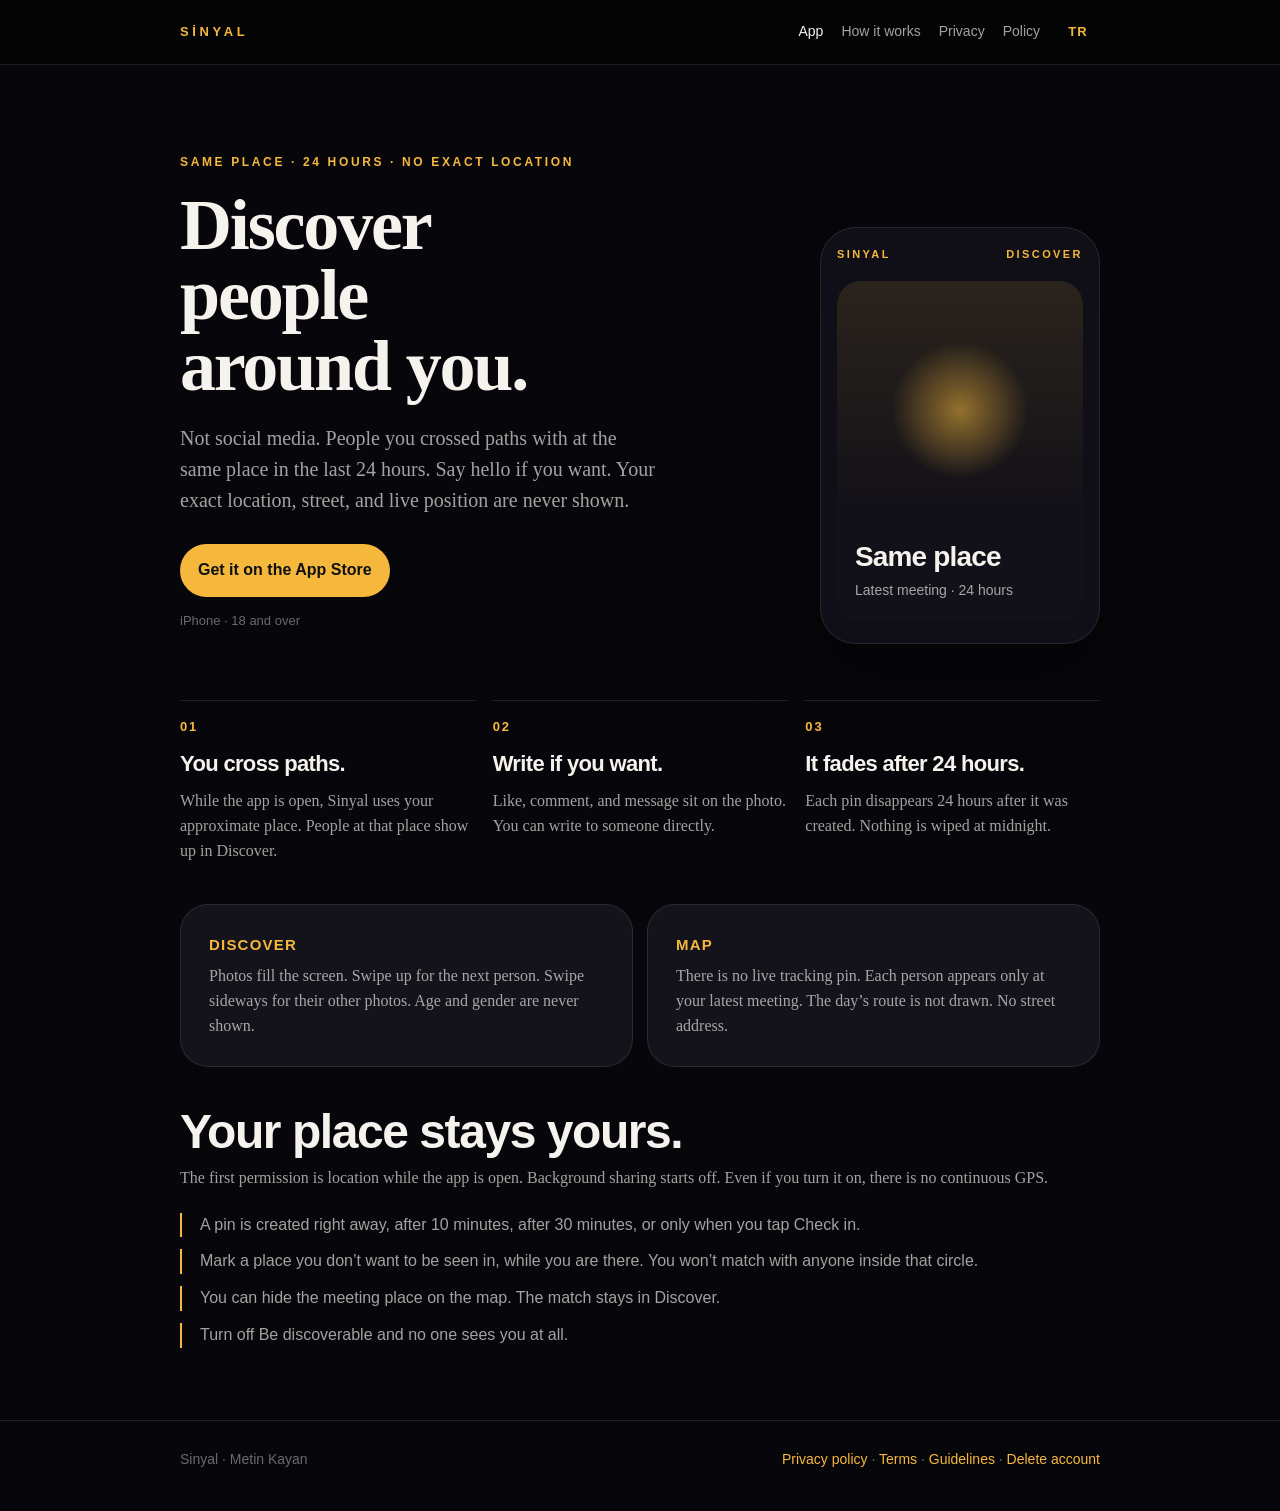
<file: index.html>
<!DOCTYPE html>
<html lang="tr">
<head>
  <meta charset="utf-8">
  <meta name="viewport" content="width=device-width, initial-scale=1">
  <title>Sinyal — Çevrendeki insanları keşfet</title>
  <meta name="description" content="Sinyal, son 24 saatte aynı yerde kesiştiğin insanları gösterir. Tam konumun kimseye gitmez. Arka planda paylaşım kapalı başlar.">
  <link rel="stylesheet" href="styles.css">
  <script src="lang.js"></script>
</head>
<body>
  <header>
    <div class="wrap nav sans">
      <a class="brand" href="./">SİNYAL</a>
      <nav class="links">
        <a class="active" href="./">Uygulama</a>
        <a href="#nasil">Nasıl çalışır</a>
        <a href="#gizlilik">Gizlilik</a>
        <a href="./gizlilik.html">Politika</a>
      </nav>
      <a class="lang" href="./en/" data-lang="en">EN</a>
    </div>
  </header>

  <main class="wrap">
    <section class="hero stage">
      <div>
        <p class="kicker sans">AYNI YER · 24 SAAT · TAM KONUM YOK</p>
        <h1>Çevrendeki<br>insanları<br>keşfet.</h1>
        <p class="lead">Sosyal medya değil. Son 24 saatte aynı yerde kesiştiğin insanlarla, istersen tanış. Tam konumun, sokağın ve canlı yerin kimseye gösterilmez.</p>
        <a class="store sans" href="https://apps.apple.com/app/id6804297753">App Store’da aç</a>
        <p class="fine sans">iPhone · 18 yaş ve üzeri</p>
      </div>
      <div class="phone sans" aria-hidden="true">
        <div class="bar"><span>SİNYAL</span><span>KEŞİF</span></div>
        <div class="shot">
          <div>
            <strong>Aynı yer</strong>
            <span>Son kesişme · 24 saat</span>
          </div>
        </div>
      </div>
    </section>

    <section class="steps" id="nasil">
      <article class="step">
        <b class="sans">01</b>
        <h2>Aynı yerde kesişirsiniz.</h2>
        <p>Sinyal, uygulama açıkken yaklaşık yerini kullanır. Aynı yerde bulunan insanlar Keşif’te görünür.</p>
      </article>
      <article class="step">
        <b class="sans">02</b>
        <h2>İstersen yazarsın.</h2>
        <p>Beğeni, yorum ve mesaj fotoğrafın üzerindedir. Karşına çıkan birine doğrudan yazabilirsin.</p>
      </article>
      <article class="step">
        <b class="sans">03</b>
        <h2>Yirmi dört saat sonra kaybolur.</h2>
        <p>Her pin, oluştuğu andan 24 saat sonra düşer. Gece yarısı toplu silme yoktur.</p>
      </article>
    </section>

    <section class="split">
      <article class="band">
        <h2 class="sans">KEŞİF</h2>
        <p>Fotoğraflar tam ekrandır. Yukarı kaydırınca kişi değişir. Yatay kaydırınca o kişinin fotoğrafları değişir. Yaş ve cinsiyet görünmez.</p>
      </article>
      <article class="band">
        <h2 class="sans">HARİTA</h2>
        <p>Canlı takip pini yoktur. Her kişi için yalnızca son kesişme görünür. Gün içindeki rota çizilmez. Sokak adresi yoktur.</p>
      </article>
    </section>

    <section class="quiet" id="gizlilik">
      <h2>Yerin sende kalır.</h2>
      <p>İlk izin yalnızca uygulama açıkken konumdur. Arka planda paylaşım kapalı başlar. Açsan da sürekli GPS yoktur.</p>
      <ul class="sans">
        <li>Pin hemen, 10 dakika durunca, 30 dakika durunca ya da yalnızca Check in ile oluşur.</li>
        <li>Görünmek istemediğin bir bölgeyi, oradayken işaretlersin. O dairenin içinde kimseyle eşleşmezsin.</li>
        <li>Haritadaki kesişme yerini kapatabilirsin. Eşleşme Keşif’te kalır.</li>
        <li>Keşfedilebilir ol kapalıysa hiç kimseye görünmezsin.</li>
      </ul>
    </section>
  </main>

  <footer>
    <div class="wrap foot sans">
      <span>Sinyal · Metin Kayan</span>
      <span>
        <a href="./gizlilik.html">Gizlilik politikası</a>
        ·
        <a href="./sartlar.html">Şartlar</a>
        ·
        <a href="./kurallar.html">Kurallar</a>
        ·
        <a href="./hesap.html">Hesabı silme</a>
      </span>
    </div>
  </footer>
</body>
</html>
</file>
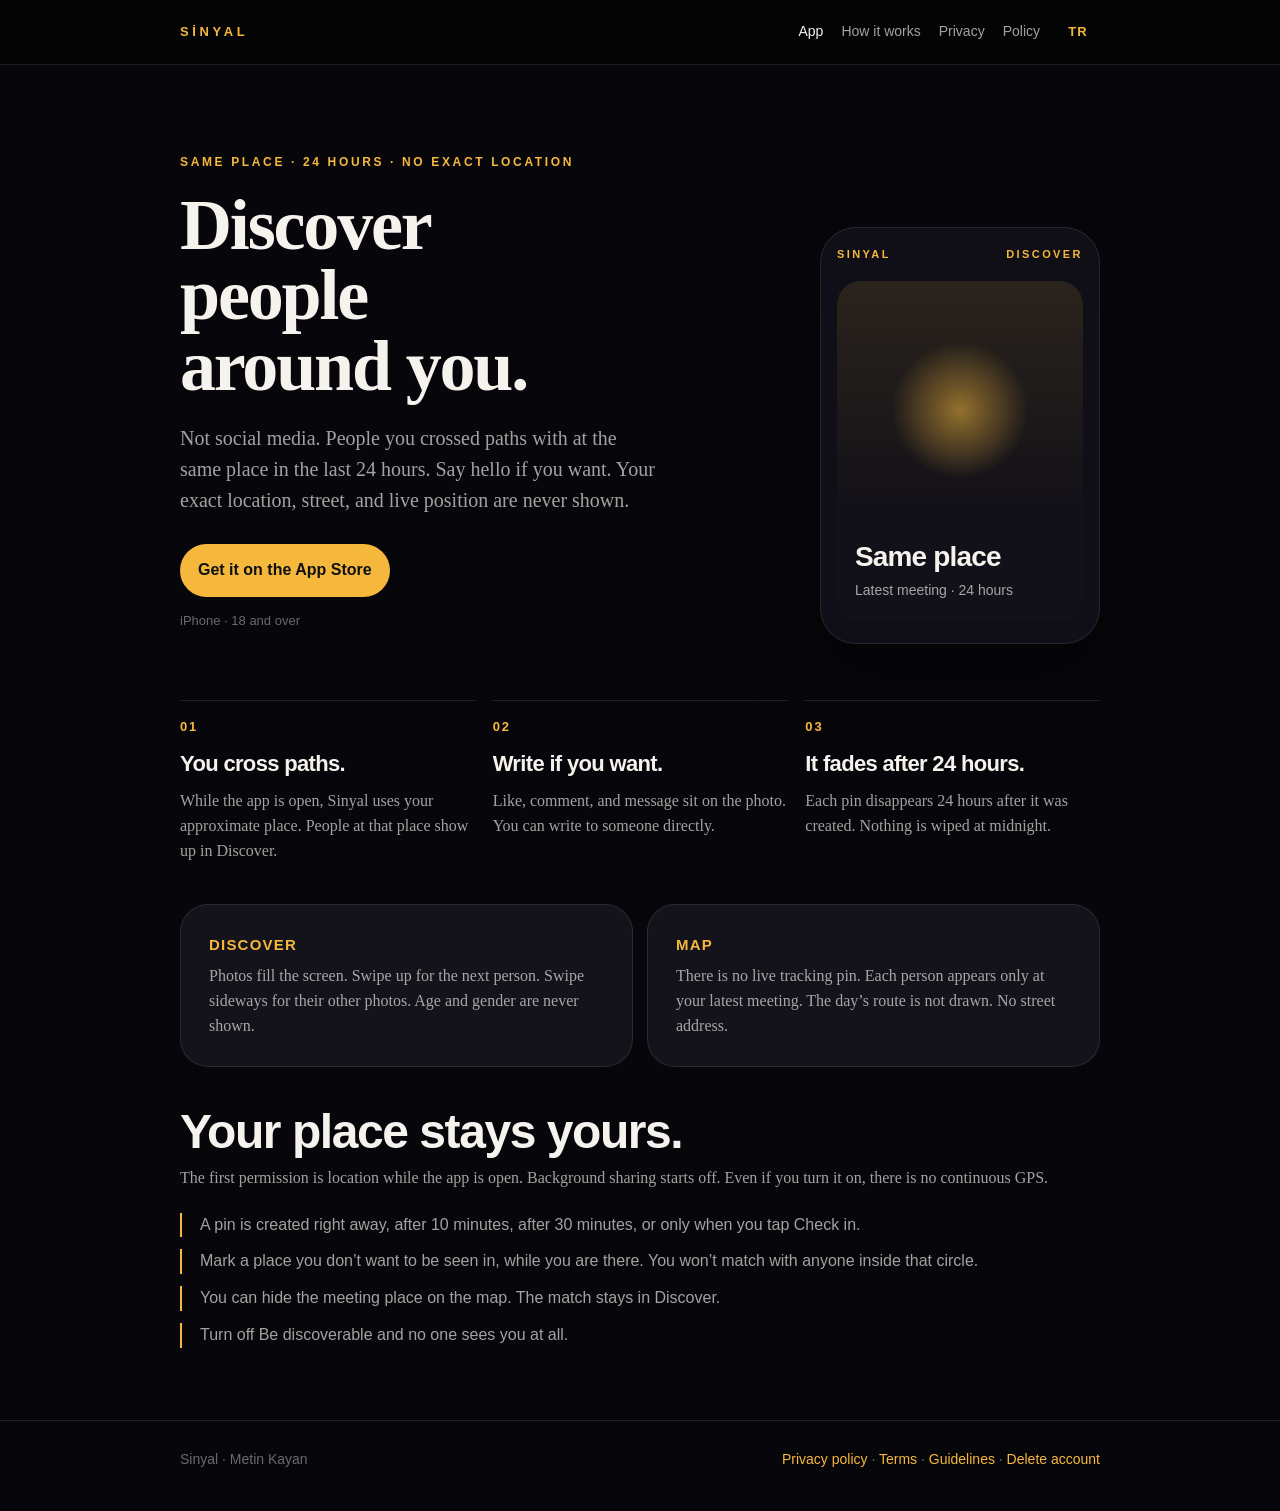
<file: en/index.html>
<!DOCTYPE html>
<html lang="en">
<head>
  <meta charset="utf-8">
  <meta name="viewport" content="width=device-width, initial-scale=1">
  <title>Sinyal — Discover people around you</title>
  <meta name="description" content="Sinyal shows people you crossed paths with at the same place in the last 24 hours. Your exact location is never shared. Background sharing starts off.">
  <link rel="stylesheet" href="../styles.css">
  <script src="../lang.js"></script>
</head>
<body>
  <header>
    <div class="wrap nav sans">
      <a class="brand" href="./">SİNYAL</a>
      <nav class="links">
        <a class="active" href="./">App</a>
        <a href="#how">How it works</a>
        <a href="#privacy">Privacy</a>
        <a href="./gizlilik.html">Policy</a>
      </nav>
      <a class="lang" href="../" data-lang="tr">TR</a>
    </div>
  </header>

  <main class="wrap">
    <section class="hero stage">
      <div>
        <p class="kicker sans">SAME PLACE · 24 HOURS · NO EXACT LOCATION</p>
        <h1>Discover<br>people<br>around you.</h1>
        <p class="lead">Not social media. People you crossed paths with at the same place in the last 24 hours. Say hello if you want. Your exact location, street, and live position are never shown.</p>
        <a class="store sans" href="https://apps.apple.com/app/id6804297753">Get it on the App Store</a>
        <p class="fine sans">iPhone · 18 and over</p>
      </div>
      <div class="phone sans" aria-hidden="true">
        <div class="bar"><span>SINYAL</span><span>DISCOVER</span></div>
        <div class="shot">
          <div>
            <strong>Same place</strong>
            <span>Latest meeting · 24 hours</span>
          </div>
        </div>
      </div>
    </section>

    <section class="steps" id="how">
      <article class="step">
        <b class="sans">01</b>
        <h2>You cross paths.</h2>
        <p>While the app is open, Sinyal uses your approximate place. People at that place show up in Discover.</p>
      </article>
      <article class="step">
        <b class="sans">02</b>
        <h2>Write if you want.</h2>
        <p>Like, comment, and message sit on the photo. You can write to someone directly.</p>
      </article>
      <article class="step">
        <b class="sans">03</b>
        <h2>It fades after 24 hours.</h2>
        <p>Each pin disappears 24 hours after it was created. Nothing is wiped at midnight.</p>
      </article>
    </section>

    <section class="split">
      <article class="band">
        <h2 class="sans">DISCOVER</h2>
        <p>Photos fill the screen. Swipe up for the next person. Swipe sideways for their other photos. Age and gender are never shown.</p>
      </article>
      <article class="band">
        <h2 class="sans">MAP</h2>
        <p>There is no live tracking pin. Each person appears only at your latest meeting. The day’s route is not drawn. No street address.</p>
      </article>
    </section>

    <section class="quiet" id="privacy">
      <h2>Your place stays yours.</h2>
      <p>The first permission is location while the app is open. Background sharing starts off. Even if you turn it on, there is no continuous GPS.</p>
      <ul class="sans">
        <li>A pin is created right away, after 10 minutes, after 30 minutes, or only when you tap Check in.</li>
        <li>Mark a place you don’t want to be seen in, while you are there. You won’t match with anyone inside that circle.</li>
        <li>You can hide the meeting place on the map. The match stays in Discover.</li>
        <li>Turn off Be discoverable and no one sees you at all.</li>
      </ul>
    </section>
  </main>

  <footer>
    <div class="wrap foot sans">
      <span>Sinyal · Metin Kayan</span>
      <span>
        <a href="./gizlilik.html">Privacy policy</a>
        ·
        <a href="./sartlar.html">Terms</a>
        ·
        <a href="./kurallar.html">Guidelines</a>
        ·
        <a href="./hesap.html">Delete account</a>
      </span>
    </div>
  </footer>
</body>
</html>
</file>
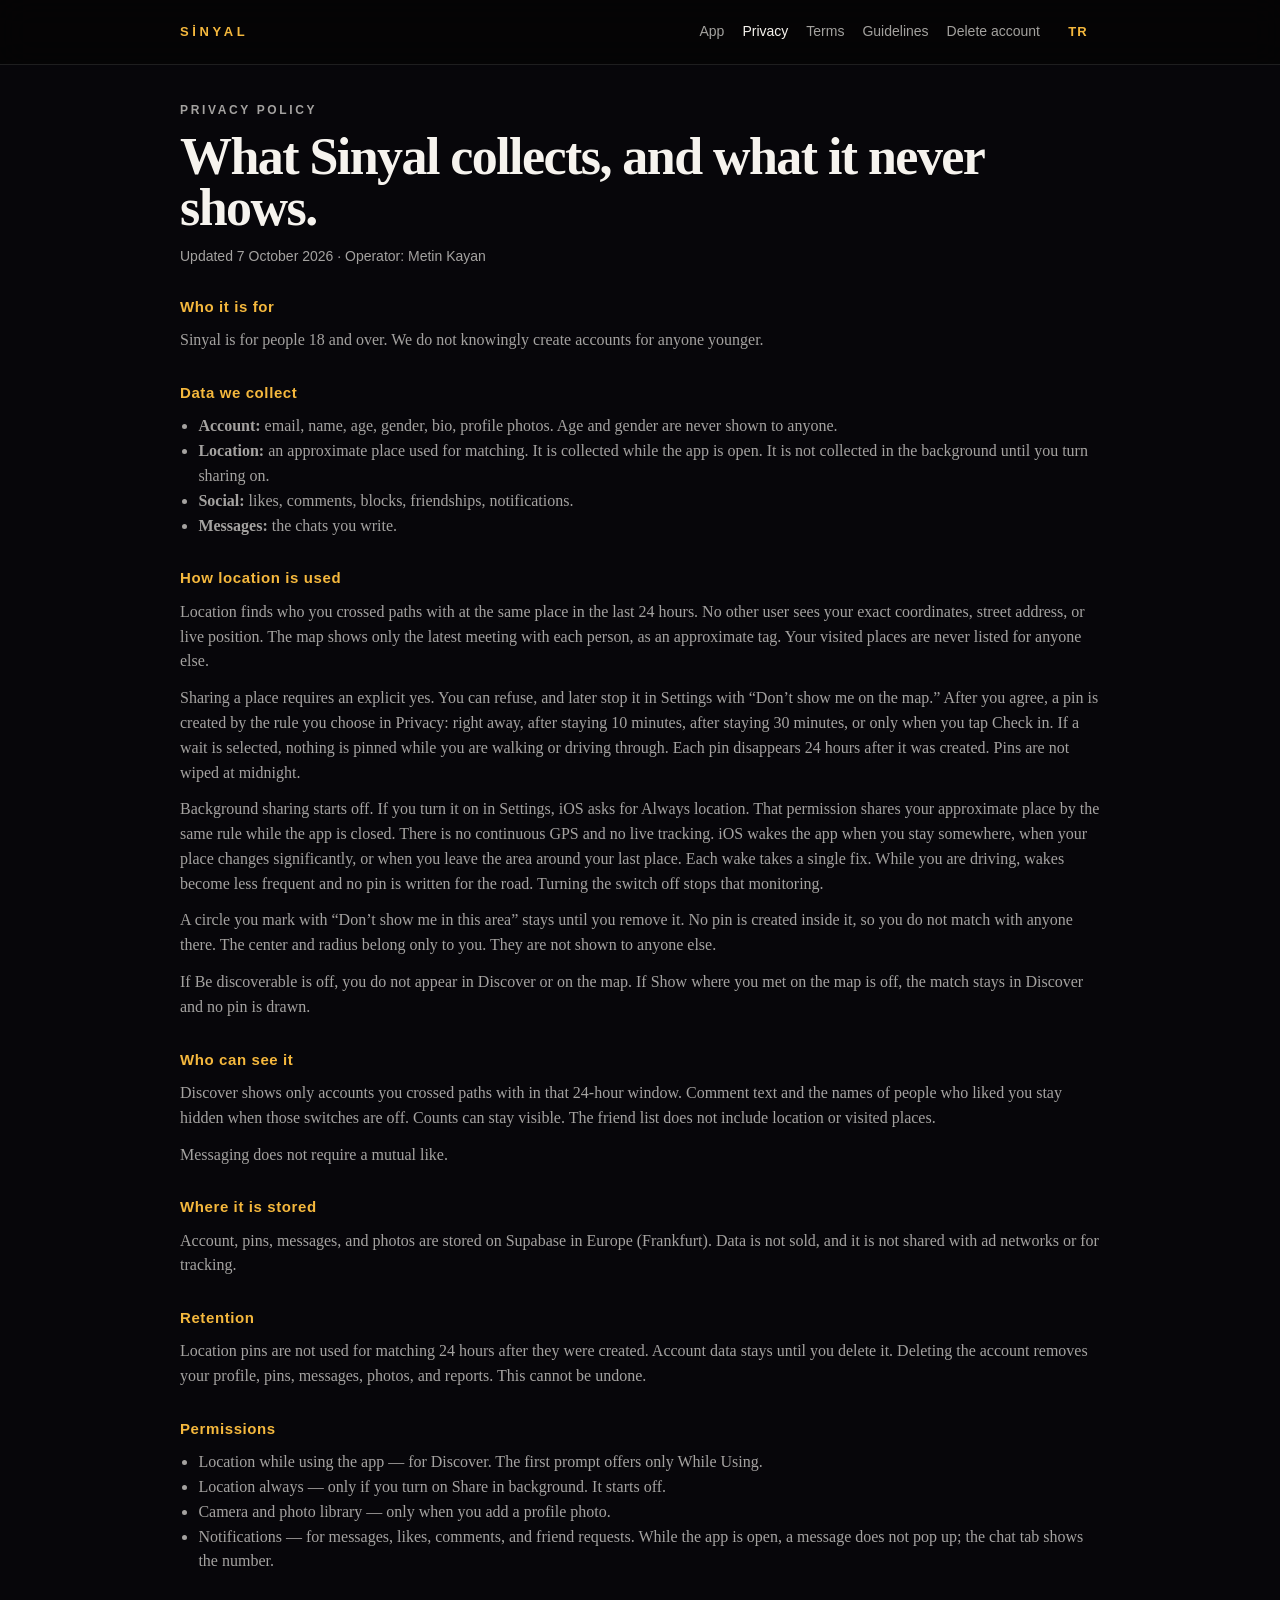
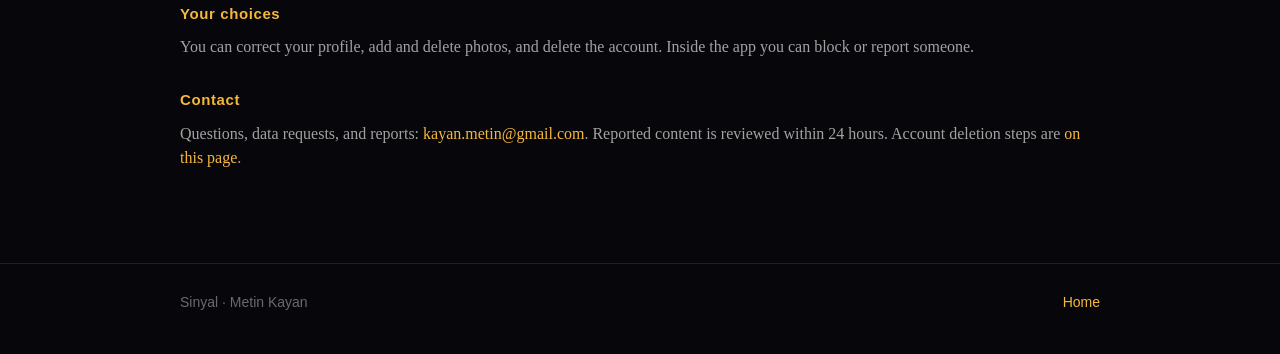
<file: gizlilik.html>
<!DOCTYPE html>
<html lang="tr">
<head>
  <meta charset="utf-8">
  <meta name="viewport" content="width=device-width, initial-scale=1">
  <title>Gizlilik politikası — Sinyal</title>
  <meta name="description" content="Sinyal gizlilik politikası: konum, hesap, mesaj, saklama süresi ve hesap silme.">
  <link rel="stylesheet" href="styles.css">
  <script src="lang.js"></script>
</head>
<body>
  <header>
    <div class="wrap nav sans">
      <a class="brand" href="./">SİNYAL</a>
      <nav class="links">
        <a href="./">Uygulama</a>
        <a class="active" href="./gizlilik.html">Gizlilik</a>
        <a href="./sartlar.html">Şartlar</a>
        <a href="./kurallar.html">Kurallar</a>
        <a href="./hesap.html">Hesabı sil</a>
      </nav>
      <a class="lang" href="./en/gizlilik.html" data-lang="en">EN</a>
    </div>
  </header>

  <main class="wrap legal">
    <p class="kicker sans">GİZLİLİK POLİTİKASI</p>
    <h1>Sinyal ne toplar, ne göstermez.</h1>
    <p class="meta sans">Son güncelleme: 7 Ekim 2026 · İşleten: Metin Kayan</p>

    <h2>Kimler için</h2>
    <p>Sinyal 18 yaş ve üzeri içindir. 18 yaşından küçüklerden bilerek hesap alınmaz.</p>

    <h2>Toplanan veriler</h2>
    <ul>
      <li><strong>Hesap:</strong> e-posta, ad, yaş, cinsiyet, bio, profil fotoğrafları. Yaş ve cinsiyet kimseye gösterilmez.</li>
      <li><strong>Konum:</strong> eşleşme için alınan yaklaşık yer. Uygulama açıkken alınır. Arka planda paylaşımı sen açmadan alınmaz.</li>
      <li><strong>Sosyal:</strong> beğeniler, yorumlar, engeller, arkadaşlıklar, bildirimler.</li>
      <li><strong>Mesajlar:</strong> yazdığın sohbet içeriği.</li>
    </ul>

    <h2>Konum nasıl kullanılır</h2>
    <p>Konum, son 24 saatte aynı yerde kimlerle kesiştiğini bulmak içindir. Başka bir kullanıcı tam koordinatını, sokak adresini veya canlı yerini görmez. Haritada her kişi için yalnızca son kesişme, yaklaşık bir etiket olarak görünür. Gezdiğin yerler kimseye liste olarak gösterilmez.</p>
    <p>Yer paylaşımı için önce açık onay gerekir. Bu isteği reddedebilir, daha sonra Ayarlar’dan “Haritada görünme” ile durdurabilirsin. Onay verirsen pin, Gizlilik’te seçtiğin kurala göre oluşur: hemen, 10 dakika durunca, 30 dakika durunca ya da yalnızca Check in’e basınca. Yolda ve arabayla geçerken, bekleme süreleri seçiliyse pin oluşmaz. Her pin, oluştuğu andan 24 saat sonra düşer. Gece yarısı toplu silme yoktur.</p>
    <p>Arka planda paylaşım kapalı başlar. Ayarlar’da açarsan iOS “Her Zaman” konum iznini sorar. Bu izin, uygulama kapalıyken de seçtiğin kurala göre yaklaşık yer paylaşmak içindir. Sürekli GPS veya canlı takip yoktur. iOS uygulamayı bir yerde durduğunda, belirgin bir yer değişiminde veya bulunduğun bölgeden çıkınca uyandırır. Her uyanışta tek bir konum alınır. Arabadayken uyanış seyrekleşir ve yolda pin yazılmaz. Anahtarı kapatınca bu izleme durur.</p>
    <p>Gizlilik’ten “Bu bölgede görünme” ile işaretlediğin daire, sen kaldırana kadar kalır. O dairenin içinde pin oluşmaz ve kimseyle orada eşleşmezsin. Dairenin merkezi ve yarıçapı yalnızca sana aittir. Başka kullanıcıya gösterilmez.</p>
    <p>“Keşfedilebilir ol” kapalıysa Keşif’te ve haritada kimseye görünmezsin. “Haritada kesişme yerini göster” kapalıysa eşleşme Keşif’te kalır, haritada pin çıkmaz.</p>

    <h2>Kimler görür</h2>
    <p>Keşif’te yalnızca o 24 saatlik pencerede aynı yerde kesişen hesaplar görünür. Yorum metinleri ve beğenen isimleri, profilindeki anahtarlar kapalıysa gizlenir. Sayılar görünür kalabilir. Arkadaş listesinde konum ve gezilen yerler yoktur.</p>
    <p>Mesajlaşmak için karşılıklı beğeni gerekmez.</p>

    <h2>Nerede tutulur</h2>
    <p>Hesap, pin, mesaj ve fotoğraflar Avrupa’daki (Frankfurt) bir sunucuda, Supabase altyapısında tutulur. Veri satılmaz, reklam ağına verilmez, üçüncü taraflarla reklam veya takip için paylaşılmaz.</p>

    <h2>Saklama</h2>
    <p>Konum pinleri, not alındığı andan 24 saat sonra eşleşmede kullanılmaz. Hesap verisi, sen silene kadar durur. Hesabı silince profil, pinler, mesajlar, fotoğraflar ve raporlar kalkar. Bu işlem geri alınamaz.</p>

    <h2>İzinler</h2>
    <ul>
      <li>Konum, uygulama açıkken — keşif için. İlk istemde yalnızca “uygulamayı kullanırken” sorulur.</li>
      <li>Konum, her zaman — yalnızca “Arka planda paylaş” açılırsa. Kapalı başlar.</li>
      <li>Kamera ve fotoğraf arşivi — yalnızca sen profil fotoğrafı eklerken.</li>
      <li>Bildirimler — mesaj, beğeni, yorum ve arkadaşlık isteği için. Uygulama açıkken mesaj uyarısı çıkmaz; sayı sohbet sekmesinde durur.</li>
    </ul>

    <h2>Hakların</h2>
    <p>Profilinden bilgilerini düzeltebilir, fotoğraf ekleyip silebilir, hesabı silebilirsin. Uygulama içinden bir kişiyi engelleyebilir veya bildirebilirsin.</p>

    <h2>İletişim</h2>
    <p>Sorular, veri talepleri ve bildiri incelemeleri: <a href="mailto:kayan.metin@gmail.com">kayan.metin@gmail.com</a>. Bildirilen içerik 24 saat içinde incelenir. Hesap silme adımları <a href="./hesap.html">bu sayfada</a>.</p>
  </main>

  <footer>
    <div class="wrap foot sans">
      <span>Sinyal · Metin Kayan</span>
      <a href="./">Ana sayfa</a>
    </div>
  </footer>
</body>
</html>
</file>
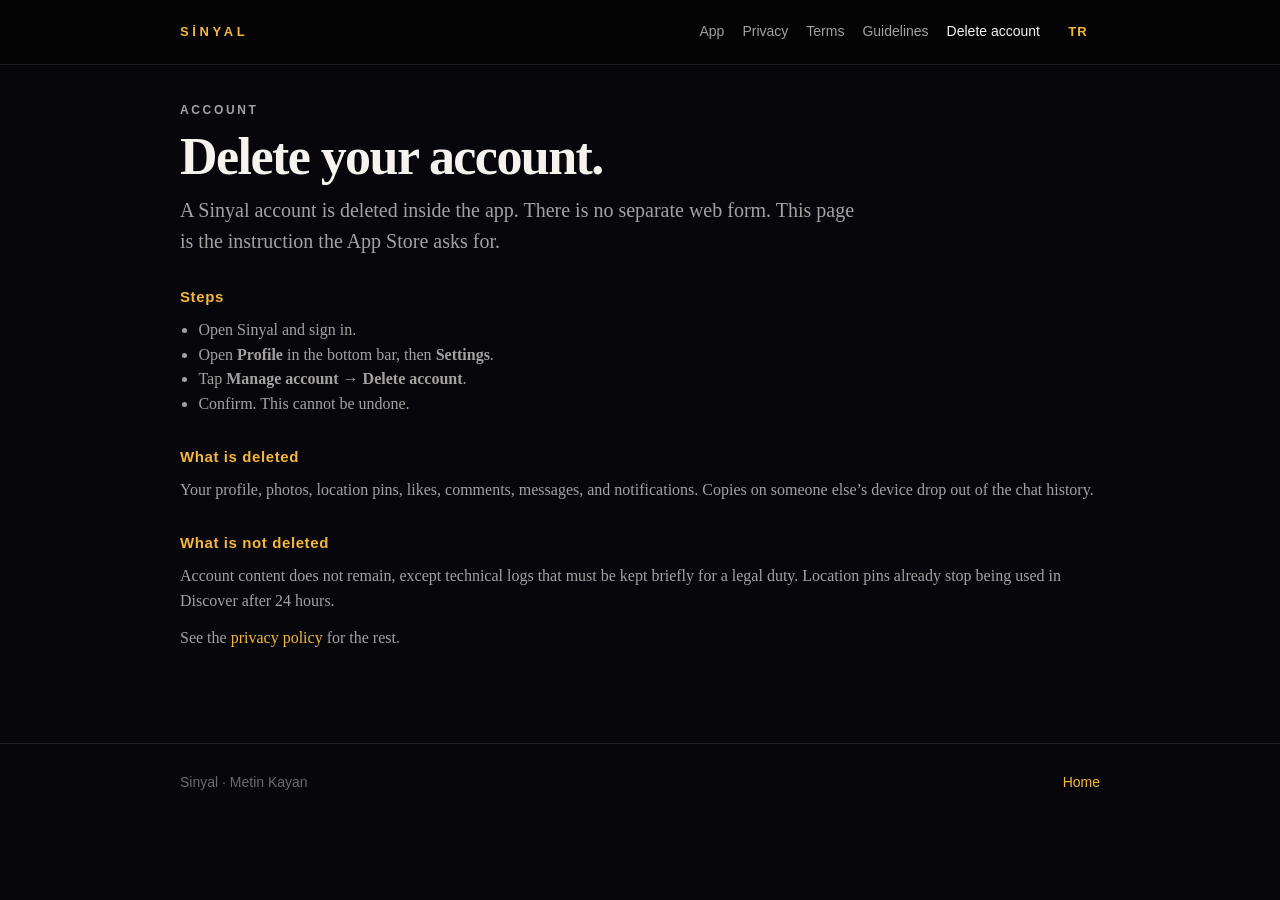
<file: hesap.html>
<!DOCTYPE html>
<html lang="tr">
<head>
  <meta charset="utf-8">
  <meta name="viewport" content="width=device-width, initial-scale=1">
  <title>Hesabı silme — Sinyal</title>
  <meta name="description" content="Sinyal hesabını uygulama içinden kalıcı olarak nasıl sileceğini anlatır.">
  <link rel="stylesheet" href="styles.css">
  <script src="lang.js"></script>
</head>
<body>
  <header>
    <div class="wrap nav sans">
      <a class="brand" href="./">SİNYAL</a>
      <nav class="links">
        <a href="./">Uygulama</a>
        <a href="./gizlilik.html">Gizlilik</a>
        <a href="./sartlar.html">Şartlar</a>
        <a href="./kurallar.html">Kurallar</a>
        <a class="active" href="./hesap.html">Hesabı sil</a>
      </nav>
      <a class="lang" href="./en/hesap.html" data-lang="en">EN</a>
    </div>
  </header>

  <main class="wrap legal">
    <p class="kicker sans">HESAP</p>
    <h1>Hesabını silmek.</h1>
    <p class="lead">Sinyal hesabı uygulama içinden silinir. Web’den ayrı bir form yoktur; bu sayfa App Store’un istediği talimattır.</p>

    <h2>Adımlar</h2>
    <ul>
      <li>Sinyal’i aç ve giriş yap.</li>
      <li>Alttan <strong>Profil</strong>’e geç ve <strong>Ayarlar</strong>’ı aç.</li>
      <li><strong>Hesap yönetimi</strong> → <strong>Hesabı sil</strong>’e bas.</li>
      <li>Onayla. İşlem geri alınamaz.</li>
    </ul>

    <h2>Ne silinir</h2>
    <p>Profilin, fotoğrafların, konum pinlerin, beğenilerin, yorumların, mesajların ve bildirimlerin. Diğer kullanıcının cihazındaki kopyalar sohbet geçmişinden düşer.</p>

    <h2>Ne silinmez</h2>
    <p>Yasal yükümlülük için kısa süre tutulması gereken teknik kayıtlar dışında hesap içeriği kalmaz. Konum pinleri zaten 24 saat sonra keşifte kullanılmaz.</p>

    <p>Ayrıntı için <a href="./gizlilik.html">gizlilik politikasına</a> bak.</p>
  </main>

  <footer>
    <div class="wrap foot sans">
      <span>Sinyal · Metin Kayan</span>
      <a href="./">Ana sayfa</a>
    </div>
  </footer>
</body>
</html>
</file>
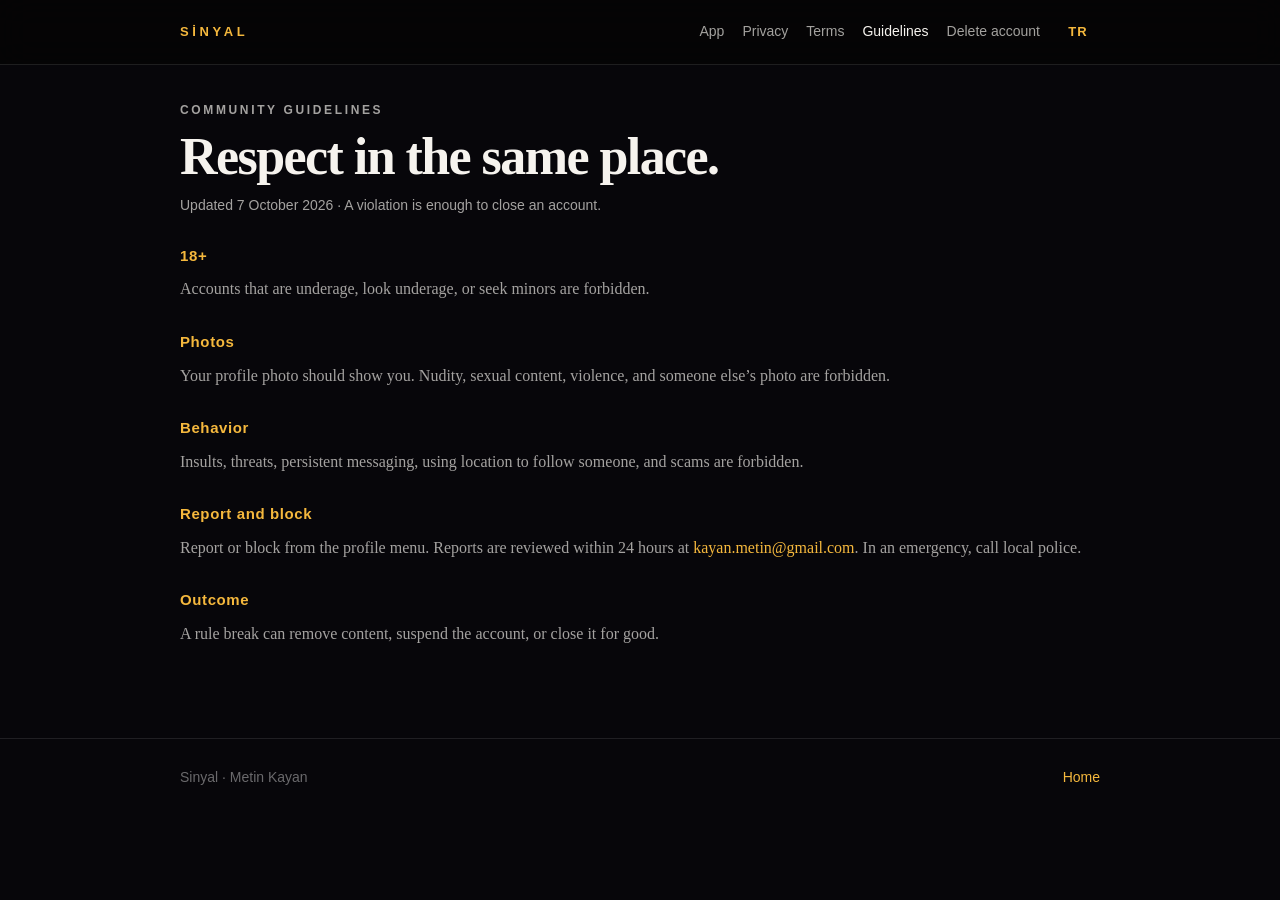
<file: kurallar.html>
<!DOCTYPE html>
<html lang="tr">
<head>
  <meta charset="utf-8">
  <meta name="viewport" content="width=device-width, initial-scale=1">
  <title>Topluluk kuralları — Sinyal</title>
  <meta name="description" content="Sinyal topluluk kuralları: 18+, fotoğraf, davranış, bildiri.">
  <link rel="stylesheet" href="styles.css">
  <script src="lang.js"></script>
</head>
<body>
  <header>
    <div class="wrap nav sans">
      <a class="brand" href="./">SİNYAL</a>
      <nav class="links">
        <a href="./">Uygulama</a>
        <a href="./gizlilik.html">Gizlilik</a>
        <a href="./sartlar.html">Şartlar</a>
        <a class="active" href="./kurallar.html">Kurallar</a>
        <a href="./hesap.html">Hesabı sil</a>
      </nav>
      <a class="lang" href="./en/kurallar.html" data-lang="en">EN</a>
    </div>
  </header>
  <main class="wrap legal">
    <p class="kicker sans">TOPLULUK KURALLARI</p>
    <h1>Aynı mekânda saygı.</h1>
    <p class="meta sans">Son güncelleme: 19 Ağustos 2026 · İhlal hesabın kapanmasına yeter.</p>
    <h2>18+</h2>
    <p>Reşit olmayan, reşit gibi görünen veya reşit arayan hesap yasaktır.</p>
    <h2>Fotoğraf</h2>
    <p>Profil fotoğrafı seni göstermelidir. Çıplaklık, cinsellik, şiddet ve başkasının fotoğrafı yasaktır.</p>
    <h2>Davranış</h2>
    <p>Hakaret, tehdit, ısrarlı mesaj, konumla takip ve dolandırıcılık yasaktır.</p>
    <h2>Bildir ve engelle</h2>
    <p>Profil menüsünden bildir veya engelle. Bildiri 24 saat içinde <a href="mailto:kayan.metin@gmail.com">kayan.metin@gmail.com</a> üzerinden incelenir. Acil tehlike için yerel polisi ara.</p>
    <h2>Sonuç</h2>
    <p>Kural ihlalinde içerik silinir, hesap askıya alınır veya kalıcı kapatılır.</p>
  </main>
  <footer>
    <div class="wrap foot sans">
      <span>Sinyal · Metin Kayan</span>
      <a href="./">Ana sayfa</a>
    </div>
  </footer>
</body>
</html>
</file>
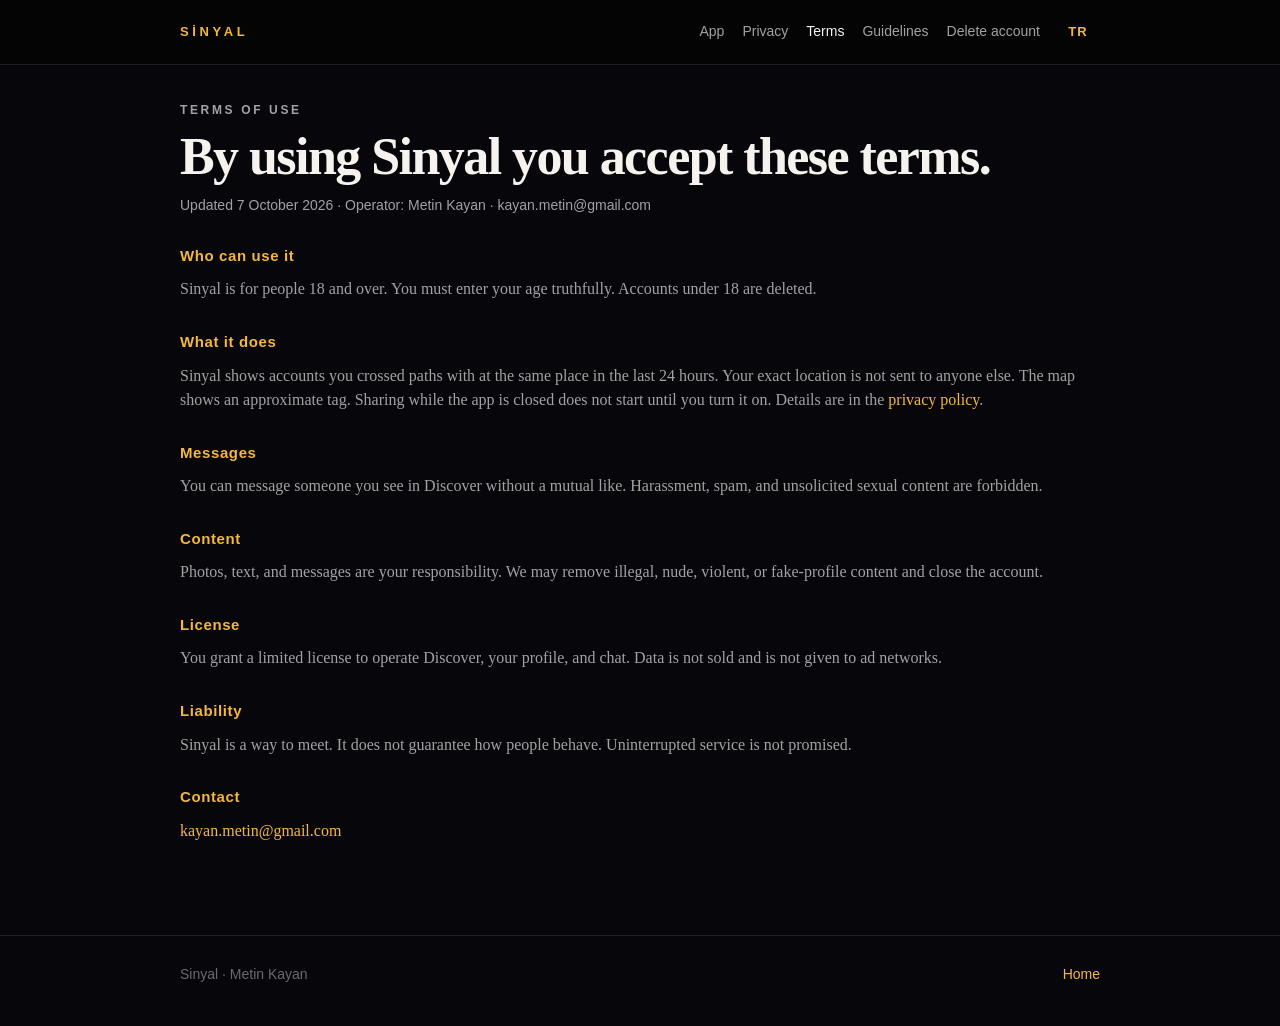
<file: sartlar.html>
<!DOCTYPE html>
<html lang="tr">
<head>
  <meta charset="utf-8">
  <meta name="viewport" content="width=device-width, initial-scale=1">
  <title>Kullanım şartları — Sinyal</title>
  <meta name="description" content="Sinyal kullanım şartları: 18+, konum, mesaj, içerik ve hesap.">
  <link rel="stylesheet" href="styles.css">
  <script src="lang.js"></script>
</head>
<body>
  <header>
    <div class="wrap nav sans">
      <a class="brand" href="./">SİNYAL</a>
      <nav class="links">
        <a href="./">Uygulama</a>
        <a href="./gizlilik.html">Gizlilik</a>
        <a class="active" href="./sartlar.html">Şartlar</a>
        <a href="./kurallar.html">Kurallar</a>
        <a href="./hesap.html">Hesabı sil</a>
      </nav>
      <a class="lang" href="./en/sartlar.html" data-lang="en">EN</a>
    </div>
  </header>
  <main class="wrap legal">
    <p class="kicker sans">KULLANIM ŞARTLARI</p>
    <h1>Sinyal’i kullanarak bu şartları kabul edersin.</h1>
    <p class="meta sans">Son güncelleme: 7 Ekim 2026 · İşleten: Metin Kayan · kayan.metin@gmail.com</p>
    <h2>Kimler kullanır</h2>
    <p>Sinyal 18 yaş ve üzeri içindir. Yaşını doğru yazmak zorundasın. 18 yaşından küçük hesaplar silinir.</p>
    <h2>Ne işe yarar</h2>
    <p>Sinyal, son 24 saatte aynı yerde kesiştiğin hesapları gösterir. Tam konumun başka kullanıcıya gitmez. Haritada yaklaşık bir etiket görünür. Uygulama kapalıyken yer paylaşımı sen açmadan başlamaz. Ayrıntı <a href="./gizlilik.html">gizlilik politikasındadır</a>.</p>
    <h2>Mesaj</h2>
    <p>Keşifte gördüğün birine karşılıklı beğeni olmadan yazabilirsin. Taciz, spam ve istenmeyen cinsel içerik yasaktır.</p>
    <h2>İçerik</h2>
    <p>Fotoğraf, yazı ve mesaj senden sorumludur. Yasadışı, çıplak, şiddet veya sahte profil içeriklerini silme ve hesabı kapatma hakkımız vardır.</p>
    <h2>Lisans</h2>
    <p>Keşif, profil ve sohbeti işletmek üzere içeriğine sınırlı lisans verirsin. Veri satılmaz, reklam ağına verilmez.</p>
    <h2>Sorumluluk</h2>
    <p>Sinyal tanışma aracıdır; kullanıcı davranışını garanti etmez. Kesintisiz hizmet sözü yoktur.</p>
    <h2>İletişim</h2>
    <p><a href="mailto:kayan.metin@gmail.com">kayan.metin@gmail.com</a></p>
  </main>
  <footer>
    <div class="wrap foot sans">
      <span>Sinyal · Metin Kayan</span>
      <a href="./">Ana sayfa</a>
    </div>
  </footer>
</body>
</html>
</file>
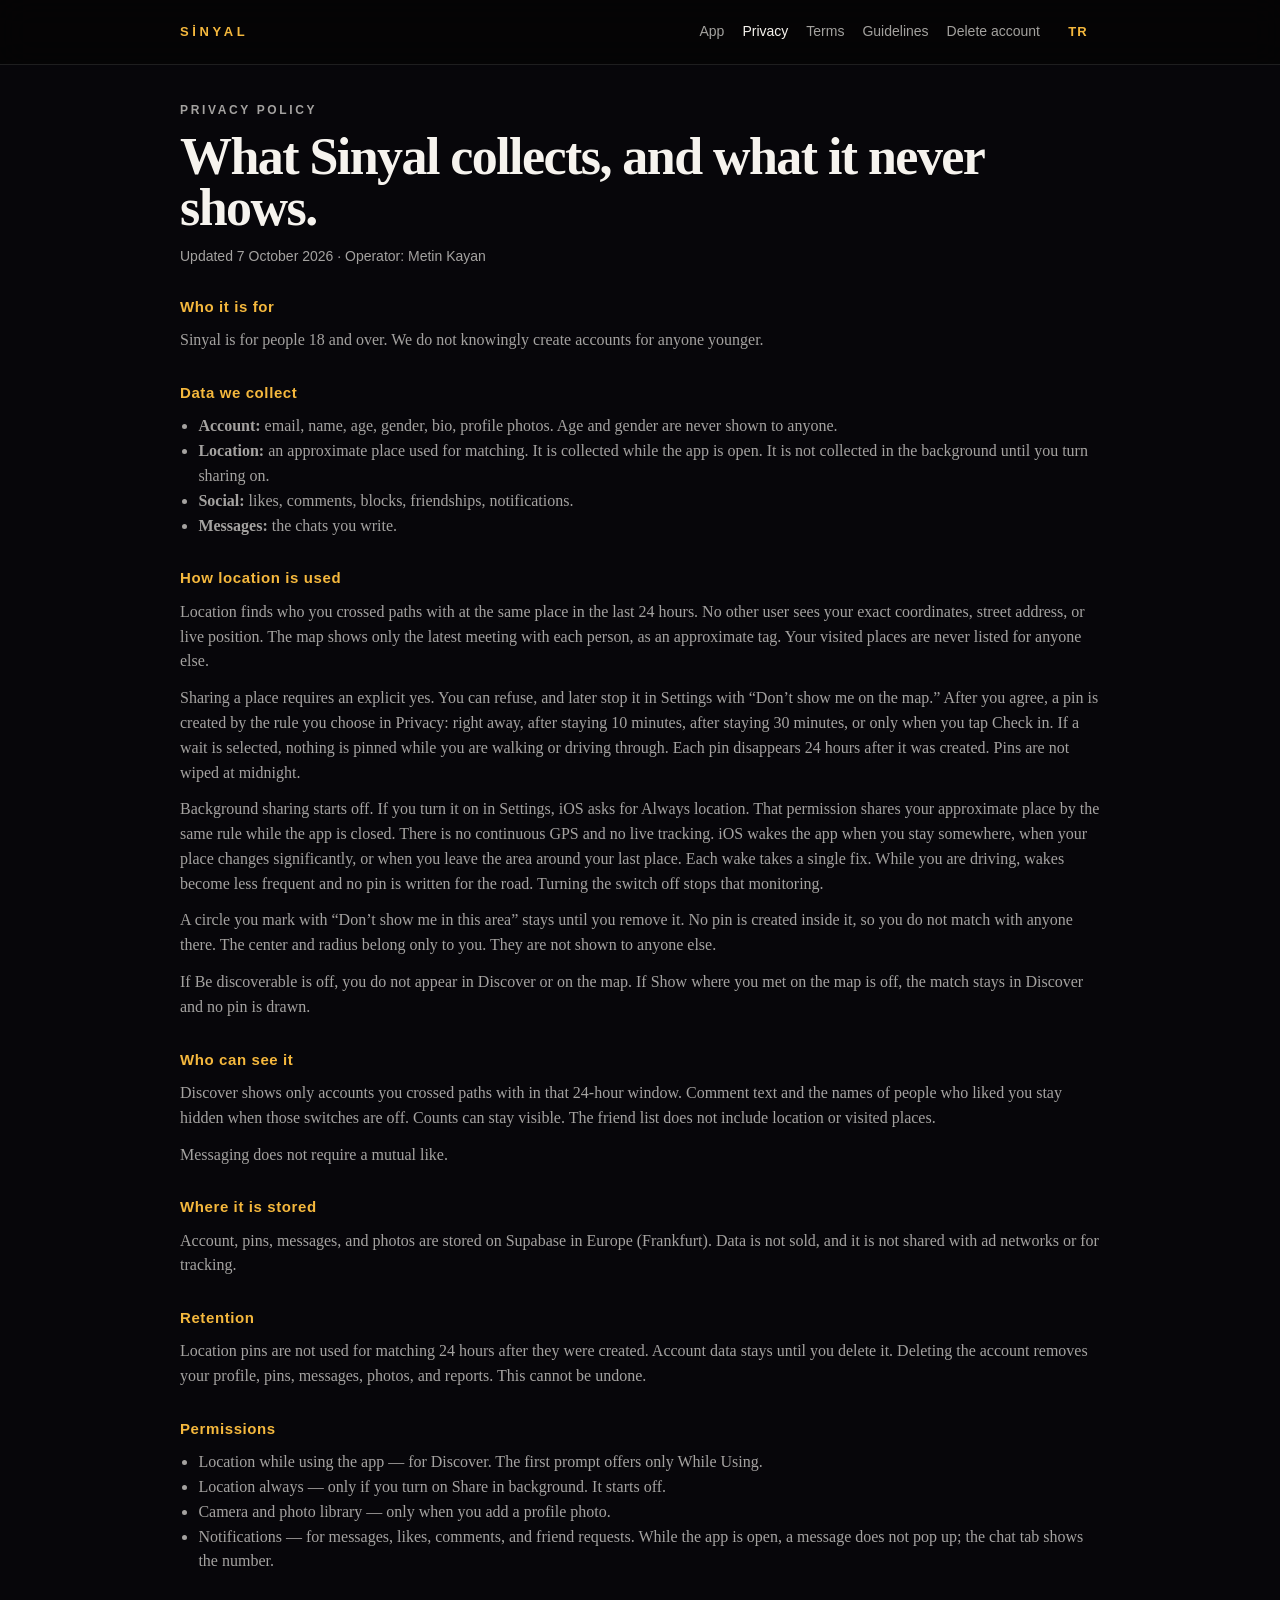
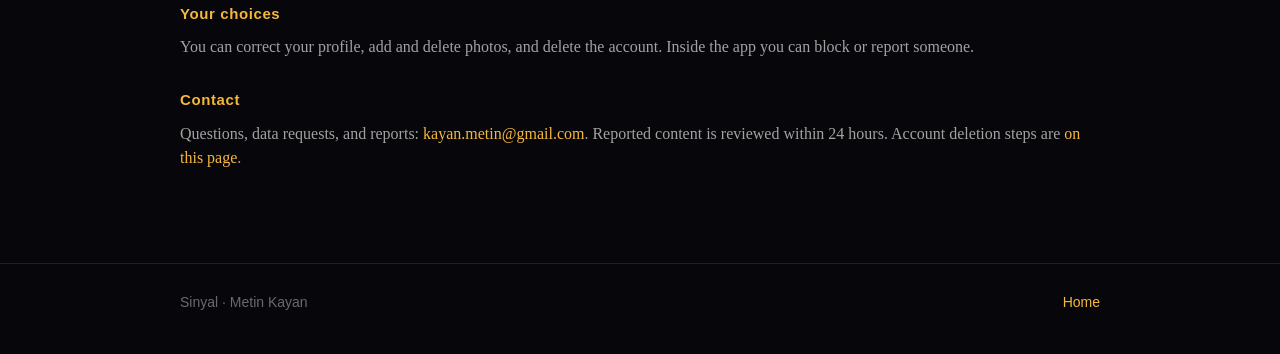
<file: en/gizlilik.html>
<!DOCTYPE html>
<html lang="en">
<head>
  <meta charset="utf-8">
  <meta name="viewport" content="width=device-width, initial-scale=1">
  <title>Privacy policy — Sinyal</title>
  <meta name="description" content="Sinyal privacy policy: location, account, messages, retention, and account deletion.">
  <link rel="stylesheet" href="../styles.css">
  <script src="../lang.js"></script>
</head>
<body>
  <header>
    <div class="wrap nav sans">
      <a class="brand" href="./">SİNYAL</a>
      <nav class="links">
        <a href="./">App</a>
        <a class="active" href="./gizlilik.html">Privacy</a>
        <a href="./sartlar.html">Terms</a>
        <a href="./kurallar.html">Guidelines</a>
        <a href="./hesap.html">Delete account</a>
      </nav>
      <a class="lang" href="../gizlilik.html" data-lang="tr">TR</a>
    </div>
  </header>

  <main class="wrap legal">
    <p class="kicker sans">PRIVACY POLICY</p>
    <h1>What Sinyal collects, and what it never shows.</h1>
    <p class="meta sans">Updated 7 October 2026 · Operator: Metin Kayan</p>

    <h2>Who it is for</h2>
    <p>Sinyal is for people 18 and over. We do not knowingly create accounts for anyone younger.</p>

    <h2>Data we collect</h2>
    <ul>
      <li><strong>Account:</strong> email, name, age, gender, bio, profile photos. Age and gender are never shown to anyone.</li>
      <li><strong>Location:</strong> an approximate place used for matching. It is collected while the app is open. It is not collected in the background until you turn sharing on.</li>
      <li><strong>Social:</strong> likes, comments, blocks, friendships, notifications.</li>
      <li><strong>Messages:</strong> the chats you write.</li>
    </ul>

    <h2>How location is used</h2>
    <p>Location finds who you crossed paths with at the same place in the last 24 hours. No other user sees your exact coordinates, street address, or live position. The map shows only the latest meeting with each person, as an approximate tag. Your visited places are never listed for anyone else.</p>
    <p>Sharing a place requires an explicit yes. You can refuse, and later stop it in Settings with “Don’t show me on the map.” After you agree, a pin is created by the rule you choose in Privacy: right away, after staying 10 minutes, after staying 30 minutes, or only when you tap Check in. If a wait is selected, nothing is pinned while you are walking or driving through. Each pin disappears 24 hours after it was created. Pins are not wiped at midnight.</p>
    <p>Background sharing starts off. If you turn it on in Settings, iOS asks for Always location. That permission shares your approximate place by the same rule while the app is closed. There is no continuous GPS and no live tracking. iOS wakes the app when you stay somewhere, when your place changes significantly, or when you leave the area around your last place. Each wake takes a single fix. While you are driving, wakes become less frequent and no pin is written for the road. Turning the switch off stops that monitoring.</p>
    <p>A circle you mark with “Don’t show me in this area” stays until you remove it. No pin is created inside it, so you do not match with anyone there. The center and radius belong only to you. They are not shown to anyone else.</p>
    <p>If Be discoverable is off, you do not appear in Discover or on the map. If Show where you met on the map is off, the match stays in Discover and no pin is drawn.</p>

    <h2>Who can see it</h2>
    <p>Discover shows only accounts you crossed paths with in that 24-hour window. Comment text and the names of people who liked you stay hidden when those switches are off. Counts can stay visible. The friend list does not include location or visited places.</p>
    <p>Messaging does not require a mutual like.</p>

    <h2>Where it is stored</h2>
    <p>Account, pins, messages, and photos are stored on Supabase in Europe (Frankfurt). Data is not sold, and it is not shared with ad networks or for tracking.</p>

    <h2>Retention</h2>
    <p>Location pins are not used for matching 24 hours after they were created. Account data stays until you delete it. Deleting the account removes your profile, pins, messages, photos, and reports. This cannot be undone.</p>

    <h2>Permissions</h2>
    <ul>
      <li>Location while using the app — for Discover. The first prompt offers only While Using.</li>
      <li>Location always — only if you turn on Share in background. It starts off.</li>
      <li>Camera and photo library — only when you add a profile photo.</li>
      <li>Notifications — for messages, likes, comments, and friend requests. While the app is open, a message does not pop up; the chat tab shows the number.</li>
    </ul>

    <h2>Your choices</h2>
    <p>You can correct your profile, add and delete photos, and delete the account. Inside the app you can block or report someone.</p>

    <h2>Contact</h2>
    <p>Questions, data requests, and reports: <a href="mailto:kayan.metin@gmail.com">kayan.metin@gmail.com</a>. Reported content is reviewed within 24 hours. Account deletion steps are <a href="./hesap.html">on this page</a>.</p>
  </main>

  <footer>
    <div class="wrap foot sans">
      <span>Sinyal · Metin Kayan</span>
      <a href="./">Home</a>
    </div>
  </footer>
</body>
</html>
</file>
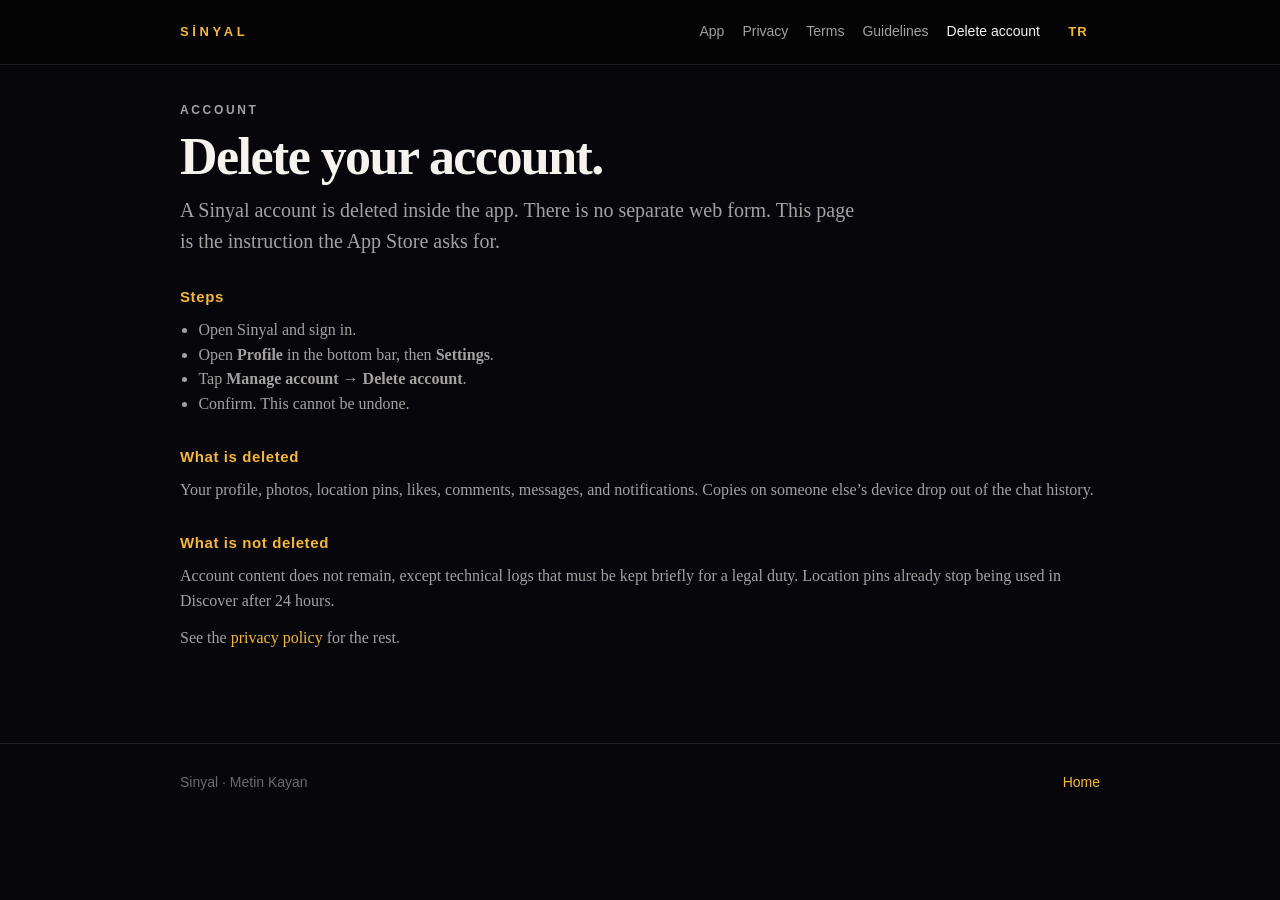
<file: en/hesap.html>
<!DOCTYPE html>
<html lang="en">
<head>
  <meta charset="utf-8">
  <meta name="viewport" content="width=device-width, initial-scale=1">
  <title>Delete your account — Sinyal</title>
  <meta name="description" content="How to permanently delete a Sinyal account from inside the app.">
  <link rel="stylesheet" href="../styles.css">
  <script src="../lang.js"></script>
</head>
<body>
  <header>
    <div class="wrap nav sans">
      <a class="brand" href="./">SİNYAL</a>
      <nav class="links">
        <a href="./">App</a>
        <a href="./gizlilik.html">Privacy</a>
        <a href="./sartlar.html">Terms</a>
        <a href="./kurallar.html">Guidelines</a>
        <a class="active" href="./hesap.html">Delete account</a>
      </nav>
      <a class="lang" href="../hesap.html" data-lang="tr">TR</a>
    </div>
  </header>

  <main class="wrap legal">
    <p class="kicker sans">ACCOUNT</p>
    <h1>Delete your account.</h1>
    <p class="lead">A Sinyal account is deleted inside the app. There is no separate web form. This page is the instruction the App Store asks for.</p>

    <h2>Steps</h2>
    <ul>
      <li>Open Sinyal and sign in.</li>
      <li>Open <strong>Profile</strong> in the bottom bar, then <strong>Settings</strong>.</li>
      <li>Tap <strong>Manage account</strong> → <strong>Delete account</strong>.</li>
      <li>Confirm. This cannot be undone.</li>
    </ul>

    <h2>What is deleted</h2>
    <p>Your profile, photos, location pins, likes, comments, messages, and notifications. Copies on someone else’s device drop out of the chat history.</p>

    <h2>What is not deleted</h2>
    <p>Account content does not remain, except technical logs that must be kept briefly for a legal duty. Location pins already stop being used in Discover after 24 hours.</p>

    <p>See the <a href="./gizlilik.html">privacy policy</a> for the rest.</p>
  </main>

  <footer>
    <div class="wrap foot sans">
      <span>Sinyal · Metin Kayan</span>
      <a href="./">Home</a>
    </div>
  </footer>
</body>
</html>
</file>
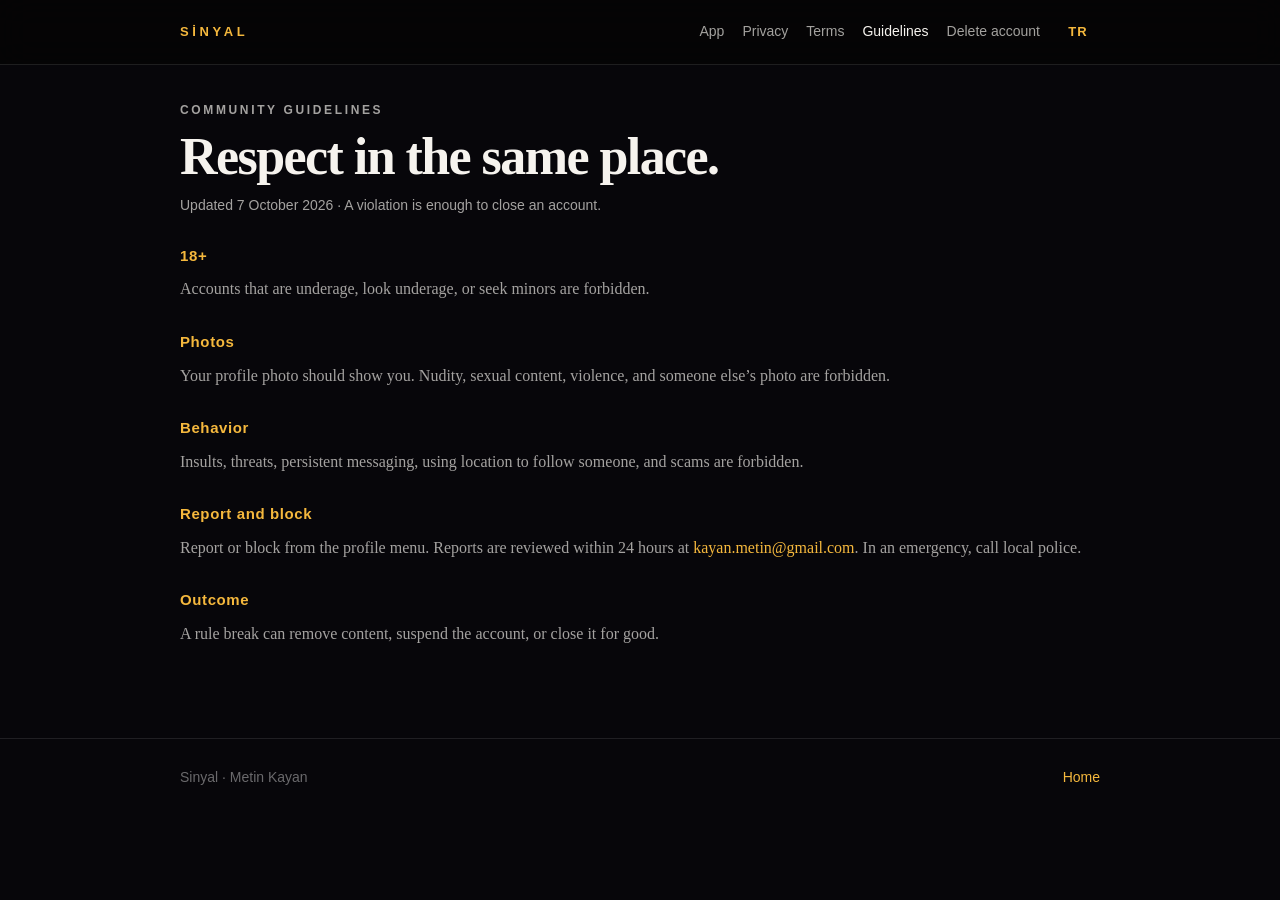
<file: en/kurallar.html>
<!DOCTYPE html>
<html lang="en">
<head>
  <meta charset="utf-8">
  <meta name="viewport" content="width=device-width, initial-scale=1">
  <title>Community guidelines — Sinyal</title>
  <meta name="description" content="Sinyal community guidelines: 18+, photos, behavior, and reports.">
  <link rel="stylesheet" href="../styles.css">
  <script src="../lang.js"></script>
</head>
<body>
  <header>
    <div class="wrap nav sans">
      <a class="brand" href="./">SİNYAL</a>
      <nav class="links">
        <a href="./">App</a>
        <a href="./gizlilik.html">Privacy</a>
        <a href="./sartlar.html">Terms</a>
        <a class="active" href="./kurallar.html">Guidelines</a>
        <a href="./hesap.html">Delete account</a>
      </nav>
      <a class="lang" href="../kurallar.html" data-lang="tr">TR</a>
    </div>
  </header>
  <main class="wrap legal">
    <p class="kicker sans">COMMUNITY GUIDELINES</p>
    <h1>Respect in the same place.</h1>
    <p class="meta sans">Updated 7 October 2026 · A violation is enough to close an account.</p>
    <h2>18+</h2>
    <p>Accounts that are underage, look underage, or seek minors are forbidden.</p>
    <h2>Photos</h2>
    <p>Your profile photo should show you. Nudity, sexual content, violence, and someone else’s photo are forbidden.</p>
    <h2>Behavior</h2>
    <p>Insults, threats, persistent messaging, using location to follow someone, and scams are forbidden.</p>
    <h2>Report and block</h2>
    <p>Report or block from the profile menu. Reports are reviewed within 24 hours at <a href="mailto:kayan.metin@gmail.com">kayan.metin@gmail.com</a>. In an emergency, call local police.</p>
    <h2>Outcome</h2>
    <p>A rule break can remove content, suspend the account, or close it for good.</p>
  </main>
  <footer>
    <div class="wrap foot sans">
      <span>Sinyal · Metin Kayan</span>
      <a href="./">Home</a>
    </div>
  </footer>
</body>
</html>
</file>
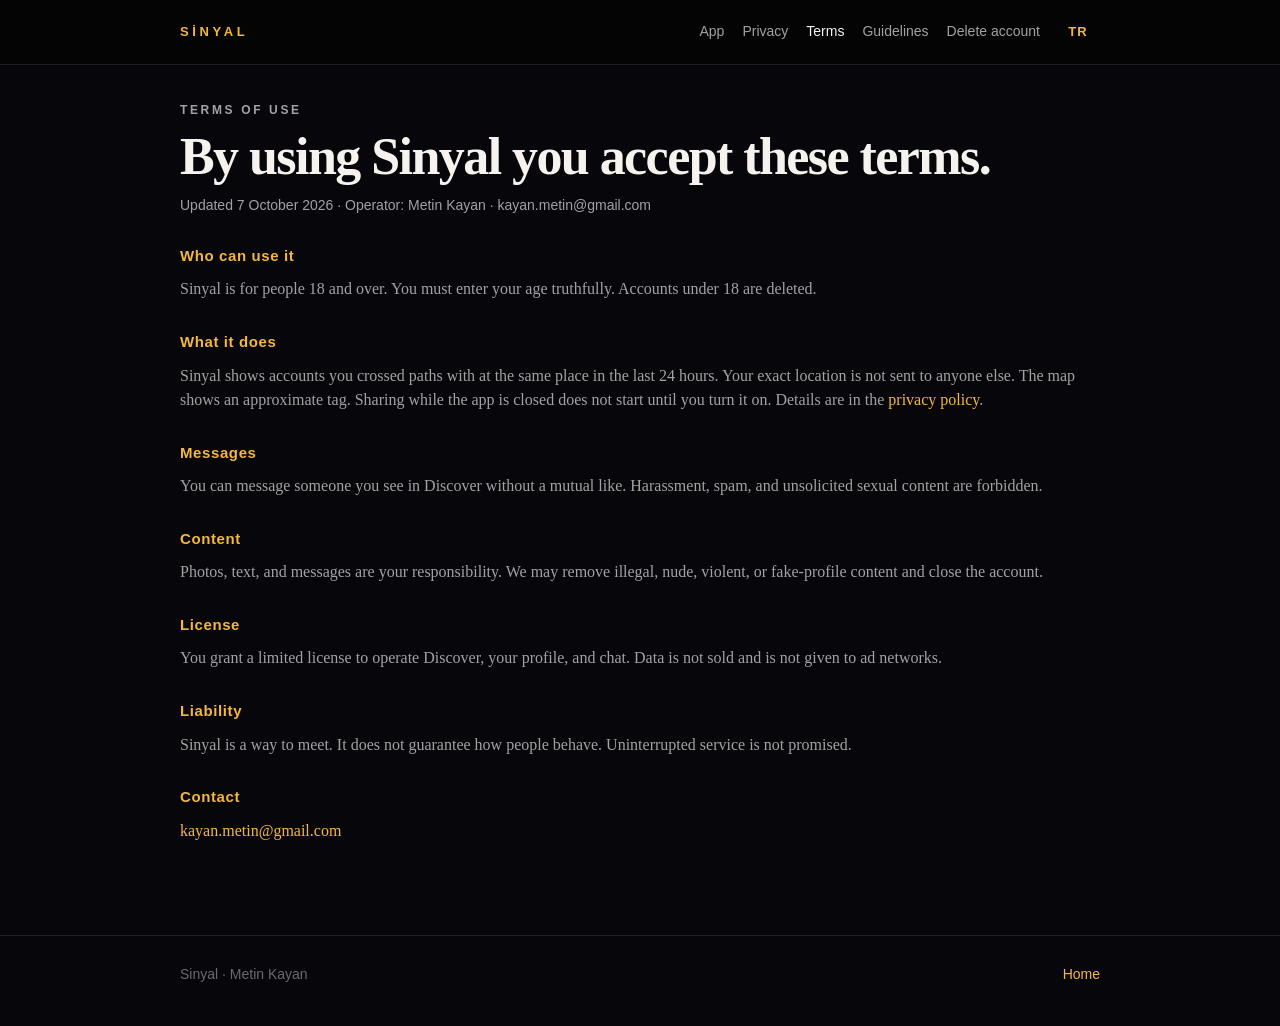
<file: en/sartlar.html>
<!DOCTYPE html>
<html lang="en">
<head>
  <meta charset="utf-8">
  <meta name="viewport" content="width=device-width, initial-scale=1">
  <title>Terms of use — Sinyal</title>
  <meta name="description" content="Sinyal terms of use: 18+, location, messages, content, and accounts.">
  <link rel="stylesheet" href="../styles.css">
  <script src="../lang.js"></script>
</head>
<body>
  <header>
    <div class="wrap nav sans">
      <a class="brand" href="./">SİNYAL</a>
      <nav class="links">
        <a href="./">App</a>
        <a href="./gizlilik.html">Privacy</a>
        <a class="active" href="./sartlar.html">Terms</a>
        <a href="./kurallar.html">Guidelines</a>
        <a href="./hesap.html">Delete account</a>
      </nav>
      <a class="lang" href="../sartlar.html" data-lang="tr">TR</a>
    </div>
  </header>
  <main class="wrap legal">
    <p class="kicker sans">TERMS OF USE</p>
    <h1>By using Sinyal you accept these terms.</h1>
    <p class="meta sans">Updated 7 October 2026 · Operator: Metin Kayan · kayan.metin@gmail.com</p>
    <h2>Who can use it</h2>
    <p>Sinyal is for people 18 and over. You must enter your age truthfully. Accounts under 18 are deleted.</p>
    <h2>What it does</h2>
    <p>Sinyal shows accounts you crossed paths with at the same place in the last 24 hours. Your exact location is not sent to anyone else. The map shows an approximate tag. Sharing while the app is closed does not start until you turn it on. Details are in the <a href="./gizlilik.html">privacy policy</a>.</p>
    <h2>Messages</h2>
    <p>You can message someone you see in Discover without a mutual like. Harassment, spam, and unsolicited sexual content are forbidden.</p>
    <h2>Content</h2>
    <p>Photos, text, and messages are your responsibility. We may remove illegal, nude, violent, or fake-profile content and close the account.</p>
    <h2>License</h2>
    <p>You grant a limited license to operate Discover, your profile, and chat. Data is not sold and is not given to ad networks.</p>
    <h2>Liability</h2>
    <p>Sinyal is a way to meet. It does not guarantee how people behave. Uninterrupted service is not promised.</p>
    <h2>Contact</h2>
    <p><a href="mailto:kayan.metin@gmail.com">kayan.metin@gmail.com</a></p>
  </main>
  <footer>
    <div class="wrap foot sans">
      <span>Sinyal · Metin Kayan</span>
      <a href="./">Home</a>
    </div>
  </footer>
</body>
</html>
</file>
<file: styles.css>
:root {
  --bg: #07060a;
  --surface: #121212;
  --card: #14121a;
  --gold: #f5b83d;
  --text: #f6f3ee;
  --muted: rgba(246, 243, 238, 0.66);
  --line: rgba(255, 255, 255, 0.1);
  --max: 920px;
}

* { box-sizing: border-box; }
html { scroll-behavior: smooth; }
body {
  margin: 0;
  background: var(--bg);
  color: var(--text);
  font-family: "Iowan Old Style", "Palatino Linotype", Palatino, "Times New Roman", serif;
  line-height: 1.55;
}

.sans { font-family: -apple-system, BlinkMacSystemFont, "SF Pro Text", "Segoe UI", sans-serif; }

a { color: var(--gold); text-decoration: none; }
a:hover { text-decoration: underline; }

.wrap { width: min(var(--max), calc(100% - 40px)); margin: 0 auto; }

header {
  position: sticky;
  top: 0;
  z-index: 10;
  background: rgba(5, 5, 5, 0.86);
  backdrop-filter: blur(16px);
  border-bottom: 1px solid var(--line);
}
.nav {
  display: flex;
  align-items: center;
  gap: 16px;
  min-height: 64px;
}
.brand {
  letter-spacing: 0.28em;
  font-size: 13px;
  font-weight: 700;
  color: var(--gold);
  text-decoration: none;
}
.links { display: flex; gap: 18px; flex-wrap: wrap; justify-content: flex-end; flex: 1; }
.links a { color: var(--muted); font-size: 14px; text-decoration: none; }
.links a:hover, .links a.active { color: var(--text); }
.lang {
  flex: 0 0 2.75rem;
  text-align: center;
  color: var(--gold);
  font-size: 13px;
  font-weight: 700;
  letter-spacing: 0.08em;
  text-decoration: none;
}
.lang:hover { color: var(--text); }

.hero { padding: 88px 0 56px; }
.kicker {
  color: var(--gold);
  letter-spacing: 0.22em;
  font-size: 12px;
  font-weight: 700;
  margin: 0 0 18px;
}
h1 {
  font-size: clamp(40px, 8vw, 72px);
  line-height: 0.98;
  font-weight: 700;
  letter-spacing: -0.03em;
  margin: 0 0 22px;
}
.lead { font-size: 20px; color: var(--muted); max-width: 34em; margin: 0; }

.grid {
  display: grid;
  grid-template-columns: repeat(auto-fit, minmax(220px, 1fr));
  gap: 14px;
  padding: 12px 0 64px;
}
.card {
  background: var(--card);
  border: 1px solid var(--line);
  border-radius: 22px;
  padding: 22px 22px 20px;
}
.card h2, .legal h2 {
  font-family: -apple-system, BlinkMacSystemFont, "SF Pro Text", sans-serif;
  font-size: 15px;
  letter-spacing: 0.04em;
  color: var(--gold);
  margin: 0 0 10px;
  font-weight: 700;
}
.card p, .legal p, .legal li { color: var(--muted); margin: 0; }
.legal { padding: 36px 0 80px; }
.legal h1 { font-size: clamp(32px, 6vw, 52px); margin-bottom: 12px; }
.legal h2 { margin-top: 28px; }
.legal p { margin: 0 0 12px; }
.legal ul { padding-left: 1.15em; margin: 0 0 12px; }
.meta { color: rgba(255,255,255,0.4); font-size: 14px; }

footer {
  border-top: 1px solid var(--line);
  padding: 28px 0 40px;
  color: rgba(255,255,255,0.4);
  font-size: 14px;
}
.foot {
  display: flex;
  justify-content: space-between;
  gap: 16px;
  flex-wrap: wrap;
}

.store {
  display: inline-flex;
  align-items: center;
  gap: 10px;
  margin-top: 28px;
  padding: 14px 18px;
  border-radius: 999px;
  background: var(--gold);
  color: #111;
  font-weight: 700;
  text-decoration: none;
}
.store:hover { text-decoration: none; filter: brightness(1.05); }
.fine { margin-top: 14px; color: rgba(246, 243, 238, 0.42); font-size: 13px; }

.stage {
  display: grid;
  grid-template-columns: 1.1fr 0.9fr;
  gap: 48px;
  align-items: end;
  padding-bottom: 28px;
}
.phone {
  justify-self: end;
  width: min(280px, 100%);
  background: #100e16;
  border: 1px solid var(--line);
  border-radius: 36px;
  padding: 18px 16px 22px;
  box-shadow: 0 30px 80px rgba(0, 0, 0, 0.35);
}
.phone .bar {
  display: flex;
  justify-content: space-between;
  color: var(--gold);
  letter-spacing: 0.22em;
  font-size: 11px;
  font-weight: 700;
  margin-bottom: 18px;
}
.shot {
  height: 340px;
  border-radius: 24px;
  background:
    radial-gradient(circle at 50% 38%, rgba(245, 184, 61, 0.55), transparent 28%),
    linear-gradient(180deg, #2a241c 0%, #121018 70%);
  display: flex;
  align-items: flex-end;
  padding: 18px;
}
.shot strong { display: block; font-size: 28px; letter-spacing: -0.03em; }
.shot span { color: var(--muted); font-size: 14px; }

.steps, .split, .quiet { padding: 28px 0 12px; }
.steps { display: grid; grid-template-columns: repeat(3, 1fr); gap: 18px; }
.step { border-top: 1px solid var(--line); padding-top: 16px; }
.step b {
  display: block;
  color: var(--gold);
  font-family: -apple-system, BlinkMacSystemFont, "SF Pro Text", sans-serif;
  font-size: 13px;
  letter-spacing: 0.14em;
  margin-bottom: 10px;
}
.step h2, .quiet h2, .band h2 {
  font-family: -apple-system, BlinkMacSystemFont, "SF Pro Text", sans-serif;
  font-size: 22px;
  letter-spacing: -0.03em;
  margin: 0 0 8px;
  color: var(--text);
}
.step p, .quiet p, .band p { color: var(--muted); margin: 0; }

.split { display: grid; grid-template-columns: 1fr 1fr; gap: 14px; }
.band {
  background: var(--card);
  border: 1px solid var(--line);
  border-radius: 28px;
  padding: 28px;
}
.band h2 { color: var(--gold); font-size: 15px; letter-spacing: 0.08em; }

.quiet { padding-bottom: 72px; }
.quiet h2 { font-size: clamp(32px, 5vw, 48px); max-width: 12em; line-height: 1.05; }
.quiet ul { margin: 22px 0 0; padding: 0; list-style: none; display: grid; gap: 12px; }
.quiet li {
  color: var(--muted);
  padding-left: 18px;
  border-left: 2px solid var(--gold);
}

@media (max-width: 800px) {
  .stage, .steps, .split { grid-template-columns: 1fr; }
  .phone { justify-self: start; }
}
@media (max-width: 640px) {
  .hero { padding-top: 56px; }
  .links { gap: 12px; }
}
</file>
